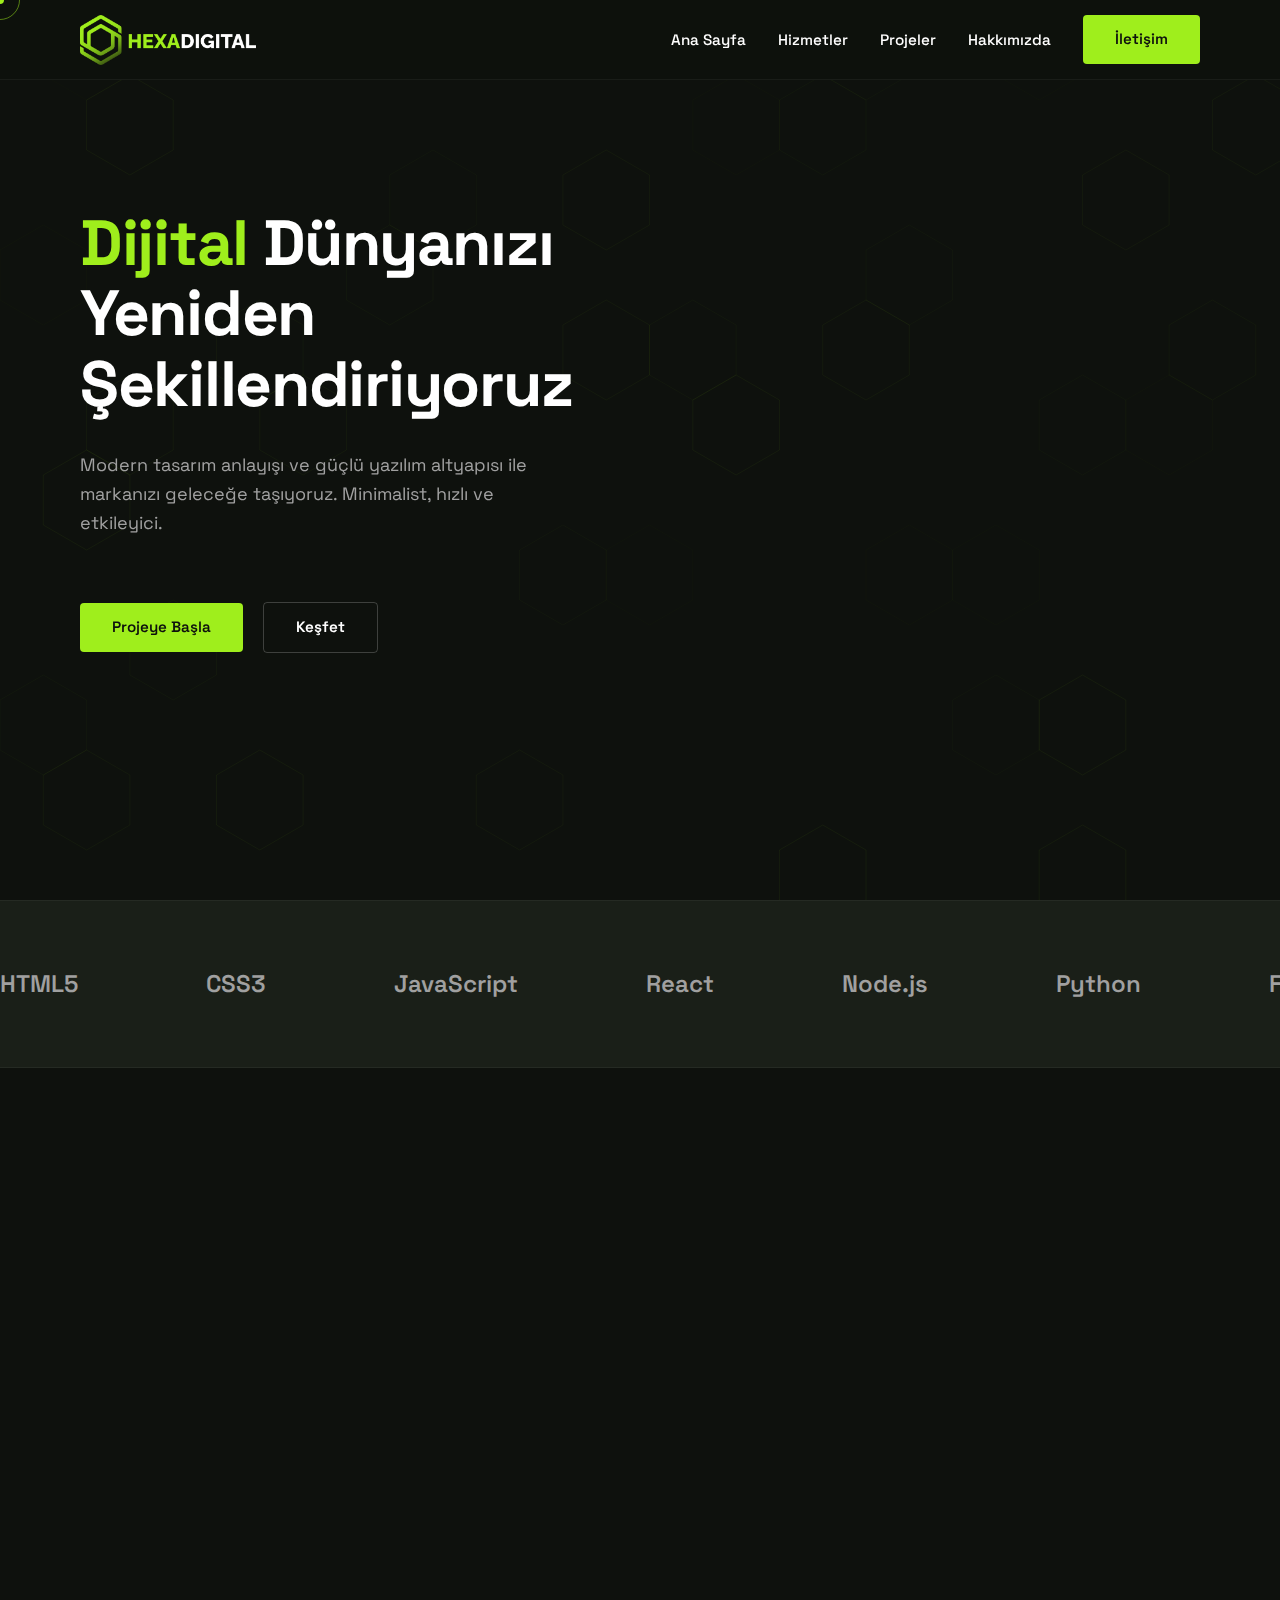
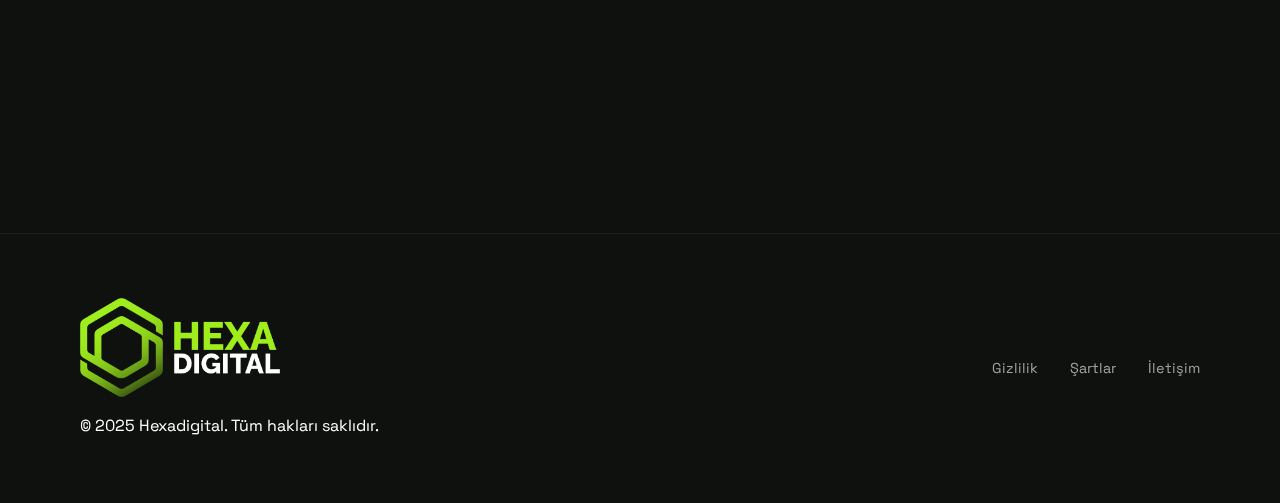
<file: index.html>
<!DOCTYPE html>
<html lang="tr">
<head>
    <meta charset="UTF-8">
    <meta name="viewport" content="width=device-width, initial-scale=1.0">
    <title>Hexadigital | Geleceği Tasarlıyoruz</title>
    <meta name="description" content="Hexadigital - Modern yazılım ve tasarım çözümleri.">
    
    <!-- Fonts -->
    <link rel="preconnect" href="https://fonts.googleapis.com">
    <link rel="preconnect" href="https://fonts.gstatic.com" crossorigin>
    <link href="https://fonts.googleapis.com/css2?family=Space+Grotesk:wght@300;400;500;600;700&display=swap" rel="stylesheet">
    
    <!-- Styles -->
    <link rel="stylesheet" href="css/variables.css">
    <link rel="stylesheet" href="css/reset.css">
    <link rel="stylesheet" href="css/layout.css">
    <link rel="stylesheet" href="css/components.css">
    <link rel="stylesheet" href="css/main.css">
</head>
<body>
    <!-- Preloader -->
    <div class="preloader">
        <div class="skeleton-header">
            <div class="skeleton-inner">
                <div class="skeleton-logo"></div>
                <div class="skeleton-nav">
                    <div class="skeleton-nav-item"></div>
                    <div class="skeleton-nav-item"></div>
                    <div class="skeleton-nav-item"></div>
                    <div class="skeleton-nav-item"></div>
                </div>
            </div>
        </div>
        <div class="skeleton-hero">
            <div class="skeleton-title"></div>
            <div class="skeleton-text"></div>
            <div class="skeleton-text" style="width: 30%"></div>
        </div>
    </div>

    <!-- Background Animation Layer -->
    <canvas id="hexa-bg"></canvas>

    <header class="header">
        <div class="container header__container">
            <a href="#" class="logo">
                <img src="assets/logohorizontal.png" alt="Hexadigital Logo">
            </a>
            <nav class="nav">
                <ul class="nav__list">
                    <li class="nav__item"><a href="index.html" class="nav__link">Ana Sayfa</a></li>
                    <li class="nav__item"><a href="services.html" class="nav__link">Hizmetler</a></li>
                    <li class="nav__item"><a href="projects.html" class="nav__link">Projeler</a></li>
                    <li class="nav__item"><a href="about.html" class="nav__link">Hakkımızda</a></li>
                    <li class="nav__item"><a href="contact.html" class="nav__link btn btn--primary">İletişim</a></li>
                </ul>
            </nav>
            <button class="mobile-menu-btn" aria-label="Menüyü Aç">
                <span></span>
                <span></span>
            </button>
        </div>
    </header>

    <main>
        <section id="home" class="hero">
            <div class="container hero__container">
                <div class="hero__content reveal">
                    <h1 class="hero__title">
                        <span class="text-highlight">Dijital</span> Dünyanızı<br>
                        Yeniden Şekillendiriyoruz
                    </h1>
                    <p class="hero__description">
                        Modern tasarım anlayışı ve güçlü yazılım altyapısı ile markanızı geleceğe taşıyoruz. Minimalist, hızlı ve etkileyici.
                    </p>
                    <div class="hero__actions">
                        <a href="contact.html" class="btn btn--primary">Projeye Başla</a>
                        <a href="services.html" class="btn btn--outline">Keşfet</a>
                    </div>
                </div>
            </div>
        </section>

        <!-- Tech Stack Marquee -->
        <div class="tech-stack">
            <div class="tech-track">
                <div class="tech-item">HTML5</div>
                <div class="tech-item">CSS3</div>
                <div class="tech-item">JavaScript</div>
                <div class="tech-item">React</div>
                <div class="tech-item">Node.js</div>
                <div class="tech-item">Python</div>
                <div class="tech-item">Flutter</div>
                <div class="tech-item">AWS</div>
                <div class="tech-item">Docker</div>
                <div class="tech-item">UI/UX</div>
                <!-- Duplicate for seamless loop -->
                <div class="tech-item">HTML5</div>
                <div class="tech-item">CSS3</div>
                <div class="tech-item">JavaScript</div>
                <div class="tech-item">React</div>
                <div class="tech-item">Node.js</div>
                <div class="tech-item">Python</div>
                <div class="tech-item">Flutter</div>
                <div class="tech-item">AWS</div>
                <div class="tech-item">Docker</div>
                <div class="tech-item">UI/UX</div>
            </div>
        </div>

        <section id="services" class="services">
            <div class="container">
                <div class="section-header reveal">
                    <h2 class="section-title">Neler Yapıyoruz?</h2>
                    <p class="section-subtitle">Sizin için geliştirdiğimiz yenilikçi çözümler.</p>
                </div>
                <div class="grid services__grid">
                    <article class="card service-card reveal reveal-delay-1">
                        <div class="card__icon">
                            <!-- Icon placeholder -->
                            <svg width="24" height="24" viewBox="0 0 24 24" fill="none" stroke="currentColor" stroke-width="2"><path d="M12 2L2 7l10 5 10-5-10-5zM2 17l10 5 10-5M2 12l10 5 10-5"/></svg>
                        </div>
                        <h3 class="card__title">Web Tasarım & UI/UX</h3>
                        <p class="card__text">Kullanıcı deneyimini merkeze alan, estetik ve fonksiyonel arayüzler.</p>
                    </article>
                    <article class="card service-card reveal reveal-delay-2">
                        <div class="card__icon">
                            <svg width="24" height="24" viewBox="0 0 24 24" fill="none" stroke="currentColor" stroke-width="2"><polyline points="16 18 22 12 16 6"></polyline><polyline points="8 6 2 12 8 18"></polyline></svg>
                        </div>
                        <h3 class="card__title">Yazılım Geliştirme</h3>
                        <p class="card__text">Ölçeklenebilir, güvenli ve performanslı özel yazılım çözümleri.</p>
                    </article>
                    <article class="card service-card reveal reveal-delay-3">
                        <div class="card__icon">
                            <svg width="24" height="24" viewBox="0 0 24 24" fill="none" stroke="currentColor" stroke-width="2"><path d="M21 16V8a2 2 0 0 0-1-1.73l-7-4a2 2 0 0 0-2 0l-7 4A2 2 0 0 0 3 8v8a2 2 0 0 0 1 1.73l7 4a2 2 0 0 0 2 0l7-4A2 2 0 0 0 21 16z"></path></svg>
                        </div>
                        <h3 class="card__title">Marka Kimliği</h3>
                        <p class="card__text">Dijital dünyada iz bırakan, güçlü ve tutarlı marka stratejileri.</p>
                    </article>
                </div>
            </div>
        </section>
    </main>

    <footer class="footer">
        <div class="container footer__container">
            <div class="footer__brand">
                <img src="assets/logo.png" alt="Hexadigital" class="footer__logo">
                <p>&copy; 2025 Hexadigital. Tüm hakları saklıdır.</p>
            </div>
            <div class="footer__links">
                <a href="#">Gizlilik</a>
                <a href="#">Şartlar</a>
                <a href="#">İletişim</a>
            </div>
        </div>
    </footer>

    <script type="module" src="js/main.js"></script>
</body>
</html>
</file>
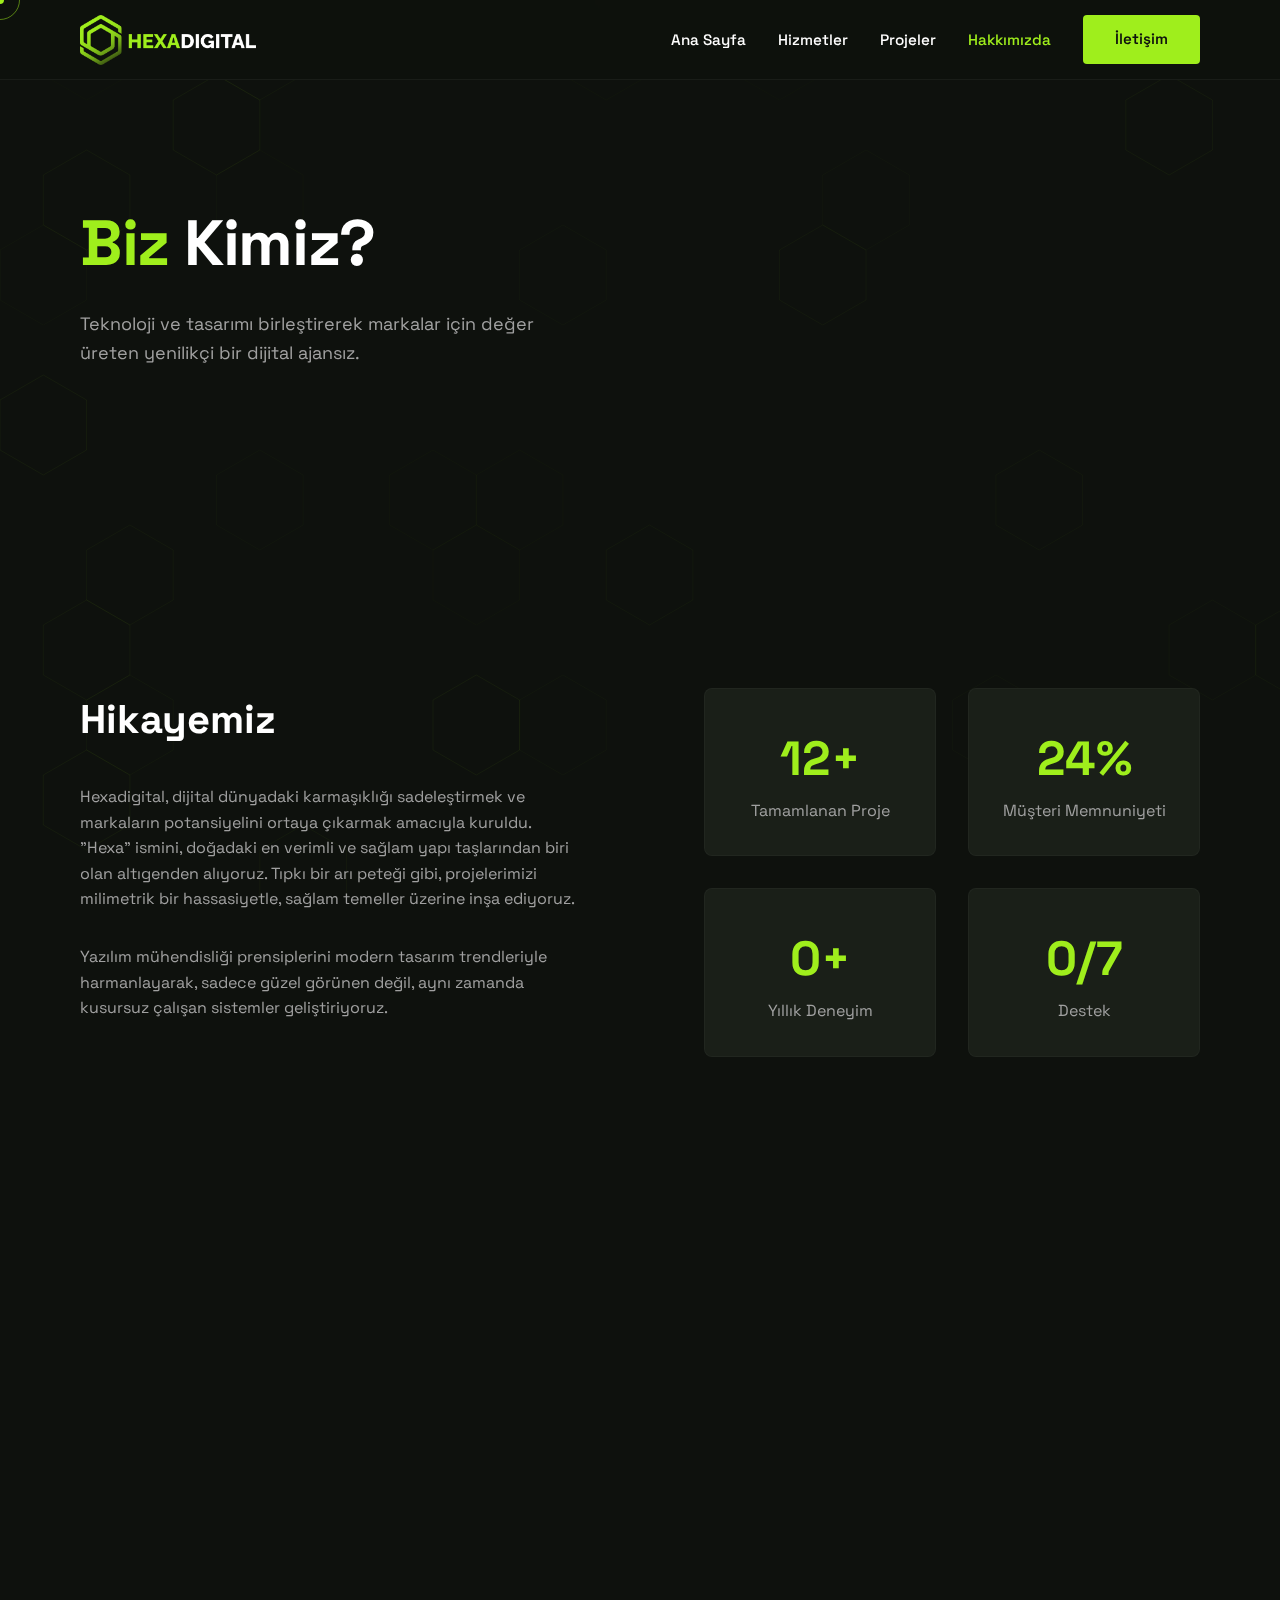
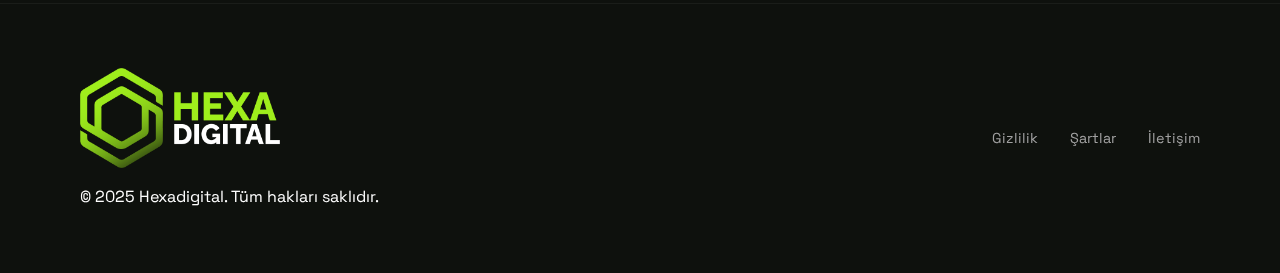
<file: about.html>
<!DOCTYPE html>
<html lang="tr">
<head>
    <meta charset="UTF-8">
    <meta name="viewport" content="width=device-width, initial-scale=1.0">
    <title>Hakkımızda | Hexadigital</title>
    <meta name="description" content="Hexadigital hakkında: Vizyonumuz, misyonumuz ve ekibimiz.">
    
    <!-- Fonts -->
    <link rel="preconnect" href="https://fonts.googleapis.com">
    <link rel="preconnect" href="https://fonts.gstatic.com" crossorigin>
    <link href="https://fonts.googleapis.com/css2?family=Space+Grotesk:wght@300;400;500;600;700&display=swap" rel="stylesheet">
    
    <!-- Styles -->
    <link rel="stylesheet" href="css/variables.css">
    <link rel="stylesheet" href="css/reset.css">
    <link rel="stylesheet" href="css/layout.css">
    <link rel="stylesheet" href="css/components.css">
    <link rel="stylesheet" href="css/main.css">
</head>
<body>
    <!-- Preloader -->
    <div class="preloader">
        <div class="skeleton-header">
            <div class="skeleton-inner">
                <div class="skeleton-logo"></div>
                <div class="skeleton-nav">
                    <div class="skeleton-nav-item"></div>
                    <div class="skeleton-nav-item"></div>
                    <div class="skeleton-nav-item"></div>
                    <div class="skeleton-nav-item"></div>
                </div>
            </div>
        </div>
        <div class="skeleton-hero">
            <div class="skeleton-title"></div>
            <div class="skeleton-text"></div>
            <div class="skeleton-text" style="width: 30%"></div>
        </div>
    </div>

    <canvas id="hexa-bg"></canvas>

    <header class="header">
        <div class="container header__container">
            <a href="index.html" class="logo">
                <img src="assets/logohorizontal.png" alt="Hexadigital Logo">
            </a>
            <nav class="nav">
                <ul class="nav__list">
                    <li class="nav__item"><a href="index.html" class="nav__link">Ana Sayfa</a></li>
                    <li class="nav__item"><a href="services.html" class="nav__link">Hizmetler</a></li>
                    <li class="nav__item"><a href="projects.html" class="nav__link">Projeler</a></li>
                    <li class="nav__item"><a href="about.html" class="nav__link" style="color: var(--color-primary);">Hakkımızda</a></li>
                    <li class="nav__item"><a href="contact.html" class="nav__link btn btn--primary">İletişim</a></li>
                </ul>
            </nav>
            <button class="mobile-menu-btn" aria-label="Menüyü Aç">
                <span></span>
                <span></span>
            </button>
        </div>
    </header>

    <main>
        <section class="hero" style="min-height: 50vh;">
            <div class="container hero__container">
                <div class="hero__content reveal">
                    <h1 class="hero__title"><span class="text-highlight">Biz</span> Kimiz?</h1>
                    <p class="hero__description">
                        Teknoloji ve tasarımı birleştirerek markalar için değer üreten yenilikçi bir dijital ajansız.
                    </p>
                </div>
            </div>
        </section>

        <section class="about-content" style="padding-bottom: var(--spacing-xl);">
            <div class="container">
                <div class="grid" style="grid-template-columns: repeat(auto-fit, minmax(400px, 1fr)); gap: var(--spacing-xl);">
                    
                    <div class="about-text reveal reveal-delay-1">
                        <h2 class="section-title mb-2">Hikayemiz</h2>
                        <p class="mb-2" style="color: var(--color-text-muted);">
                            Hexadigital, dijital dünyadaki karmaşıklığı sadeleştirmek ve markaların potansiyelini ortaya çıkarmak amacıyla kuruldu. "Hexa" ismini, doğadaki en verimli ve sağlam yapı taşlarından biri olan altıgenden alıyoruz. Tıpkı bir arı peteği gibi, projelerimizi milimetrik bir hassasiyetle, sağlam temeller üzerine inşa ediyoruz.
                        </p>
                        <p style="color: var(--color-text-muted);">
                            Yazılım mühendisliği prensiplerini modern tasarım trendleriyle harmanlayarak, sadece güzel görünen değil, aynı zamanda kusursuz çalışan sistemler geliştiriyoruz.
                        </p>
                    </div>

                    <div class="about-stats grid reveal reveal-delay-2" style="grid-template-columns: 1fr 1fr; gap: var(--spacing-md);">
                        <div class="card text-center">
                            <h3 class="counter" data-target="50" data-suffix="+" style="font-size: 3rem; color: var(--color-primary); font-weight: 700;">0+</h3>
                            <p style="color: var(--color-text-muted);">Tamamlanan Proje</p>
                        </div>
                        <div class="card text-center">
                            <h3 class="counter" data-target="100" data-suffix="%" style="font-size: 3rem; color: var(--color-primary); font-weight: 700;">0%</h3>
                            <p style="color: var(--color-text-muted);">Müşteri Memnuniyeti</p>
                        </div>
                        <div class="card text-center">
                            <h3 class="counter" data-target="5" data-suffix="+" style="font-size: 3rem; color: var(--color-primary); font-weight: 700;">0+</h3>
                            <p style="color: var(--color-text-muted);">Yıllık Deneyim</p>
                        </div>
                        <div class="card text-center">
                            <h3 class="counter" data-target="24" data-suffix="/7" style="font-size: 3rem; color: var(--color-primary); font-weight: 700;">0/7</h3>
                            <p style="color: var(--color-text-muted);">Destek</p>
                        </div>
                    </div>

                </div>

                <div class="grid" style="margin-top: var(--spacing-xl); grid-template-columns: 1fr 1fr; gap: var(--spacing-lg);">
                    <div class="card reveal reveal-delay-1">
                        <h3 class="card__title mb-1">Vizyonumuz</h3>
                        <p class="card__text">
                            Global ölçekte tanınan, teknolojiyi insan faydasına en iyi şekilde sunan öncü bir dijital ajans olmak.
                        </p>
                    </div>
                    <div class="card reveal reveal-delay-2">
                        <h3 class="card__title mb-1">Misyonumuz</h3>
                        <p class="card__text">
                            Müşterilerimizin dijital dönüşüm süreçlerine liderlik etmek, sürdürülebilir ve yenilikçi çözümlerle işlerine değer katmak.
                        </p>
                    </div>
                </div>
            </div>
        </section>
    </main>

    <footer class="footer">
        <div class="container footer__container">
            <div class="footer__brand">
                <img src="assets/logo.png" alt="Hexadigital" class="footer__logo">
                <p>&copy; 2025 Hexadigital. Tüm hakları saklıdır.</p>
            </div>
            <div class="footer__links">
                <a href="#">Gizlilik</a>
                <a href="#">Şartlar</a>
                <a href="contact.html">İletişim</a>
            </div>
        </div>
    </footer>

    <script type="module" src="js/main.js"></script>
</body>
</html>
</file>
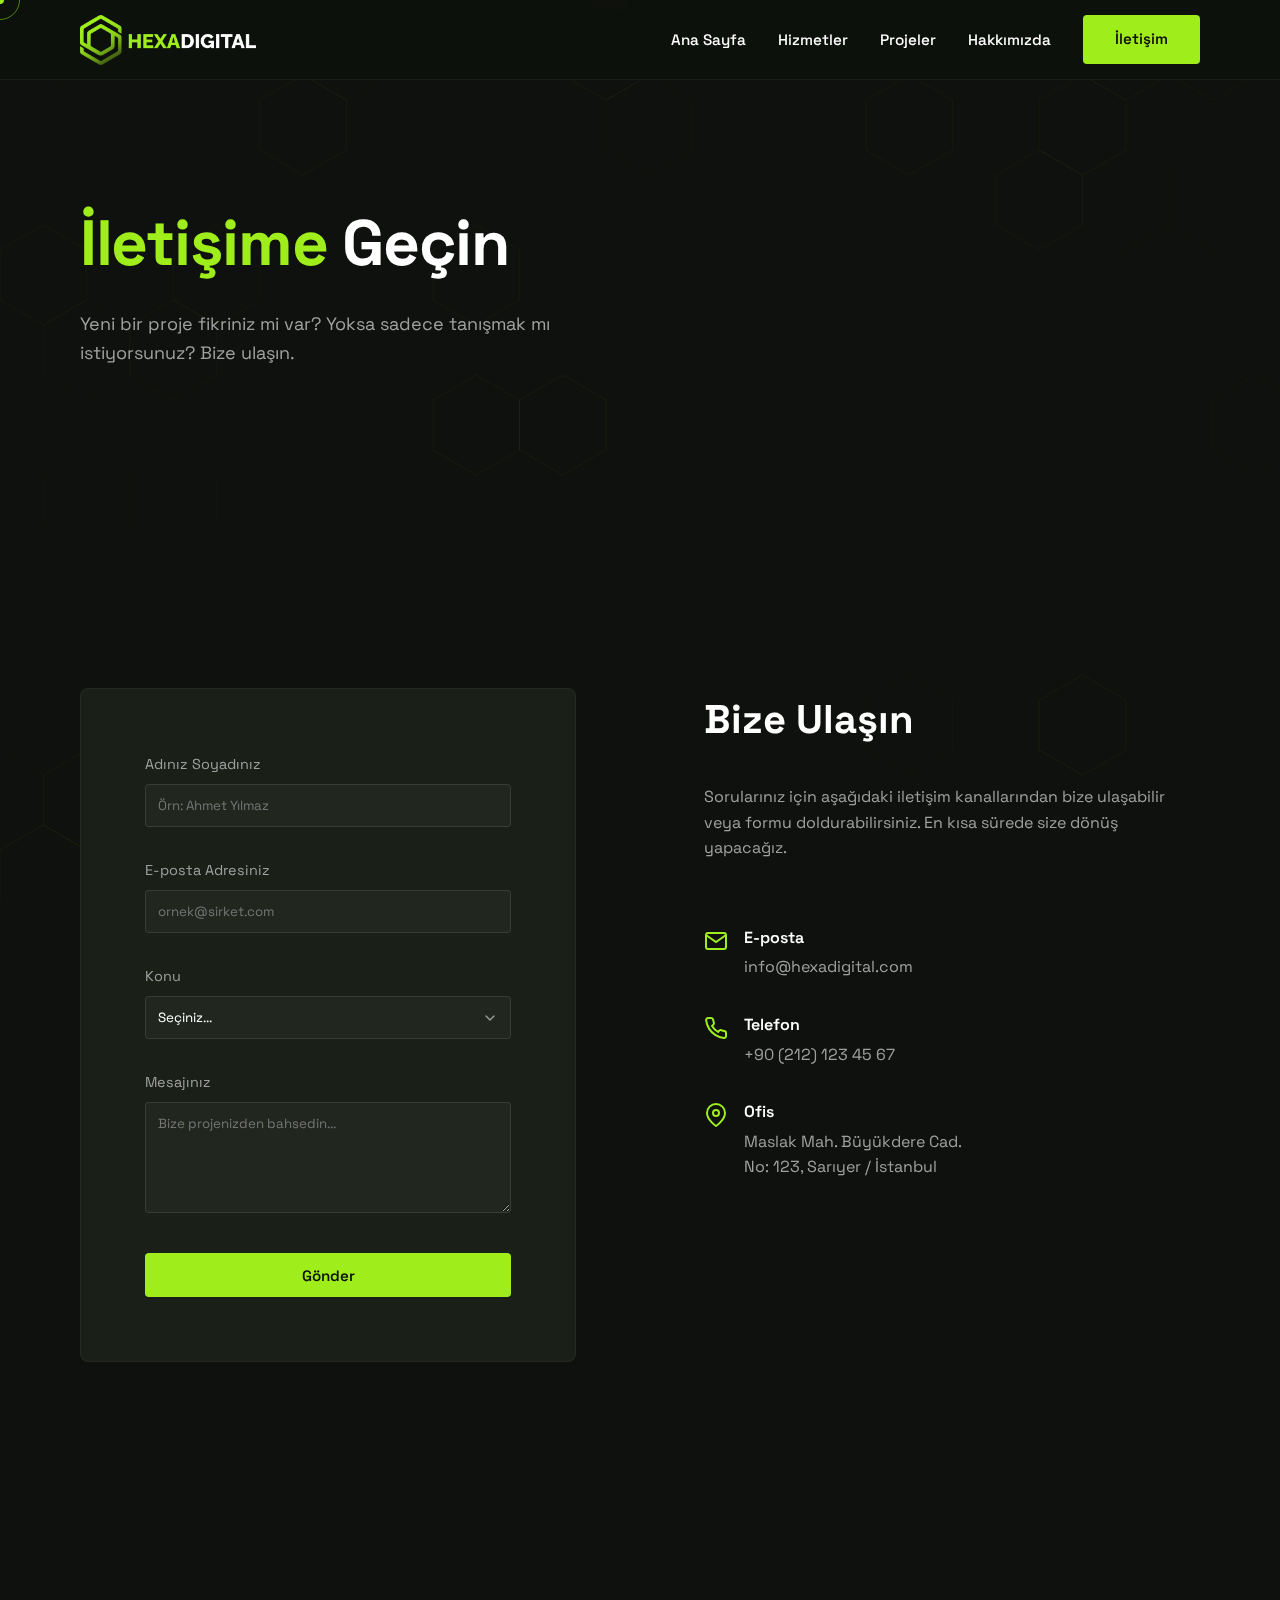
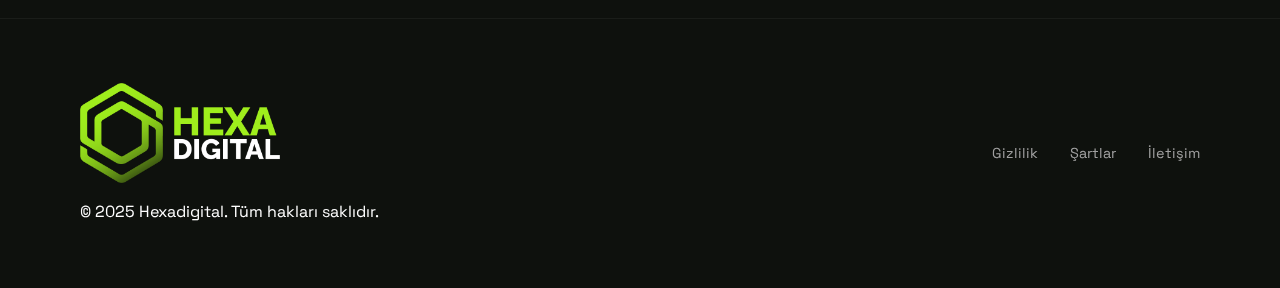
<file: contact.html>
<!DOCTYPE html>
<html lang="tr">
<head>
    <meta charset="UTF-8">
    <meta name="viewport" content="width=device-width, initial-scale=1.0">
    <title>İletişim | Hexadigital</title>
    <meta name="description" content="Hexadigital ile iletişime geçin. Projenizi hayata geçirelim.">
    
    <!-- Fonts -->
    <link rel="preconnect" href="https://fonts.googleapis.com">
    <link rel="preconnect" href="https://fonts.gstatic.com" crossorigin>
    <link href="https://fonts.googleapis.com/css2?family=Space+Grotesk:wght@300;400;500;600;700&display=swap" rel="stylesheet">
    
    <!-- Styles -->
    <link rel="stylesheet" href="css/variables.css">
    <link rel="stylesheet" href="css/reset.css">
    <link rel="stylesheet" href="css/layout.css">
    <link rel="stylesheet" href="css/components.css">
    <link rel="stylesheet" href="css/main.css">
    <style>
        .contact-form {
            background: var(--color-bg-light);
            padding: var(--spacing-lg);
            border-radius: 8px;
            border: 1px solid rgba(255,255,255,0.05);
        }

        .form-group {
            margin-bottom: var(--spacing-md);
        }

        .form-label {
            display: block;
            margin-bottom: var(--spacing-xs);
            color: var(--color-text-muted);
            font-size: 0.9rem;
        }

        .form-input, .form-textarea {
            width: 100%;
            padding: 12px;
            background: rgba(255,255,255,0.03);
            border: 1px solid rgba(255,255,255,0.1);
            border-radius: 4px;
            color: var(--color-text);
            font-family: var(--font-main);
            transition: border-color var(--transition-fast);
        }

        .form-input:focus, .form-textarea:focus {
            outline: none;
            border-color: var(--color-primary);
        }

        /* Custom Select Styles */
        select.form-input {
            appearance: none;
            -webkit-appearance: none;
            -moz-appearance: none;
            background-image: url("data:image/svg+xml,%3Csvg xmlns='http://www.w3.org/2000/svg' width='24' height='24' viewBox='0 0 24 24' fill='none' stroke='%23a0a0a0' stroke-width='2' stroke-linecap='round' stroke-linejoin='round'%3E%3Cpolyline points='6 9 12 15 18 9'%3E%3C/polyline%3E%3C/svg%3E");
            background-repeat: no-repeat;
            background-position: right 12px center;
            background-size: 16px;
            cursor: pointer;
            color-scheme: dark; /* Forces dark system UI for dropdown */
        }

        select.form-input option {
            background-color: var(--color-bg-light);
            color: var(--color-text);
            padding: 12px;
        }

        .contact-info-item {
            display: flex;
            align-items: flex-start;
            gap: var(--spacing-sm);
            margin-bottom: var(--spacing-md);
        }

        .contact-icon {
            color: var(--color-primary);
            margin-top: 4px;
        }
    </style>
</head>
<body>
    <!-- Preloader -->
    <div class="preloader">
        <div class="skeleton-header">
            <div class="skeleton-inner">
                <div class="skeleton-logo"></div>
                <div class="skeleton-nav">
                    <div class="skeleton-nav-item"></div>
                    <div class="skeleton-nav-item"></div>
                    <div class="skeleton-nav-item"></div>
                    <div class="skeleton-nav-item"></div>
                </div>
            </div>
        </div>
        <div class="skeleton-hero">
            <div class="skeleton-title"></div>
            <div class="skeleton-text"></div>
            <div class="skeleton-text" style="width: 30%"></div>
        </div>
    </div>

    <canvas id="hexa-bg"></canvas>

    <header class="header">
        <div class="container header__container">
            <a href="index.html" class="logo">
                <img src="assets/logohorizontal.png" alt="Hexadigital Logo">
            </a>
            <nav class="nav">
                <ul class="nav__list">
                    <li class="nav__item"><a href="index.html" class="nav__link">Ana Sayfa</a></li>
                    <li class="nav__item"><a href="services.html" class="nav__link">Hizmetler</a></li>
                    <li class="nav__item"><a href="projects.html" class="nav__link">Projeler</a></li>
                    <li class="nav__item"><a href="about.html" class="nav__link">Hakkımızda</a></li>
                    <li class="nav__item"><a href="contact.html" class="nav__link btn btn--primary">İletişim</a></li>
                </ul>
            </nav>
            <button class="mobile-menu-btn" aria-label="Menüyü Aç">
                <span></span>
                <span></span>
            </button>
        </div>
    </header>

    <main>
        <section class="hero" style="min-height: 40vh;">
            <div class="container hero__container">
                <div class="hero__content reveal">
                    <h1 class="hero__title"><span class="text-highlight">İletişime</span> Geçin</h1>
                    <p class="hero__description">
                        Yeni bir proje fikriniz mi var? Yoksa sadece tanışmak mı istiyorsunuz? Bize ulaşın.
                    </p>
                </div>
            </div>
        </section>

        <section class="contact" style="padding-bottom: var(--spacing-xl);">
            <div class="container">
                <div class="grid" style="grid-template-columns: repeat(auto-fit, minmax(350px, 1fr)); gap: var(--spacing-xl);">
                    
                    <!-- Contact Form -->
                    <div class="contact-form-wrapper reveal reveal-delay-1">
                        <form class="contact-form">
                            <div class="form-group">
                                <label for="name" class="form-label">Adınız Soyadınız</label>
                                <input type="text" id="name" class="form-input" placeholder="Örn: Ahmet Yılmaz">
                            </div>
                            <div class="form-group">
                                <label for="email" class="form-label">E-posta Adresiniz</label>
                                <input type="email" id="email" class="form-input" placeholder="ornek@sirket.com">
                            </div>
                            <div class="form-group">
                                <label for="subject" class="form-label">Konu</label>
                                <select id="subject" class="form-input">
                                    <option value="">Seçiniz...</option>
                                    <option value="project">Yeni Proje</option>
                                    <option value="job">Kariyer</option>
                                    <option value="other">Diğer</option>
                                </select>
                            </div>
                            <div class="form-group">
                                <label for="message" class="form-label">Mesajınız</label>
                                <textarea id="message" class="form-textarea" rows="5" placeholder="Bize projenizden bahsedin..."></textarea>
                            </div>
                            <button type="submit" class="btn btn--primary" style="width: 100%;">Gönder</button>
                        </form>
                    </div>

                    <!-- Contact Info -->
                    <div class="contact-info reveal reveal-delay-2">
                        <h2 class="section-title mb-2">Bize Ulaşın</h2>
                        <p class="mb-3" style="color: var(--color-text-muted);">
                            Sorularınız için aşağıdaki iletişim kanallarından bize ulaşabilir veya formu doldurabilirsiniz. En kısa sürede size dönüş yapacağız.
                        </p>

                        <div class="contact-info-item">
                            <div class="contact-icon">
                                <svg width="24" height="24" viewBox="0 0 24 24" fill="none" stroke="currentColor" stroke-width="2"><path d="M4 4h16c1.1 0 2 .9 2 2v12c0 1.1-.9 2-2 2H4c-1.1 0-2-.9-2-2V6c0-1.1.9-2 2-2z"></path><polyline points="22,6 12,13 2,6"></polyline></svg>
                            </div>
                            <div>
                                <h4 style="font-weight: 600; margin-bottom: 4px;">E-posta</h4>
                                <a href="mailto:info@hexadigital.com" style="color: var(--color-text-muted);">info@hexadigital.com</a>
                            </div>
                        </div>

                        <div class="contact-info-item">
                            <div class="contact-icon">
                                <svg width="24" height="24" viewBox="0 0 24 24" fill="none" stroke="currentColor" stroke-width="2"><path d="M22 16.92v3a2 2 0 0 1-2.18 2 19.79 19.79 0 0 1-8.63-3.07 19.5 19.5 0 0 1-6-6 19.79 19.79 0 0 1-3.07-8.67A2 2 0 0 1 4.12 2h3a2 2 0 0 1 2 1.72 12.84 12.84 0 0 0 .7 2.81 2 2 0 0 1-.45 2.11L8.09 9.91a16 16 0 0 0 6 6l1.27-1.27a2 2 0 0 1 2.11-.45 12.84 12.84 0 0 0 2.81.7A2 2 0 0 1 22 16.92z"></path></svg>
                            </div>
                            <div>
                                <h4 style="font-weight: 600; margin-bottom: 4px;">Telefon</h4>
                                <a href="tel:+902121234567" style="color: var(--color-text-muted);">+90 (212) 123 45 67</a>
                            </div>
                        </div>

                        <div class="contact-info-item">
                            <div class="contact-icon">
                                <svg width="24" height="24" viewBox="0 0 24 24" fill="none" stroke="currentColor" stroke-width="2"><path d="M21 10c0 7-9 13-9 13s-9-6-9-13a9 9 0 0 1 18 0z"></path><circle cx="12" cy="10" r="3"></circle></svg>
                            </div>
                            <div>
                                <h4 style="font-weight: 600; margin-bottom: 4px;">Ofis</h4>
                                <p style="color: var(--color-text-muted);">
                                    Maslak Mah. Büyükdere Cad.<br>
                                    No: 123, Sarıyer / İstanbul
                                </p>
                            </div>
                        </div>

                    </div>

                </div>
            </div>
        </section>
    </main>

    <footer class="footer">
        <div class="container footer__container">
            <div class="footer__brand">
                <img src="assets/logo.png" alt="Hexadigital" class="footer__logo">
                <p>&copy; 2025 Hexadigital. Tüm hakları saklıdır.</p>
            </div>
            <div class="footer__links">
                <a href="#">Gizlilik</a>
                <a href="#">Şartlar</a>
                <a href="contact.html">İletişim</a>
            </div>
        </div>
    </footer>

    <script type="module" src="js/main.js"></script>
</body>
</html>
</file>
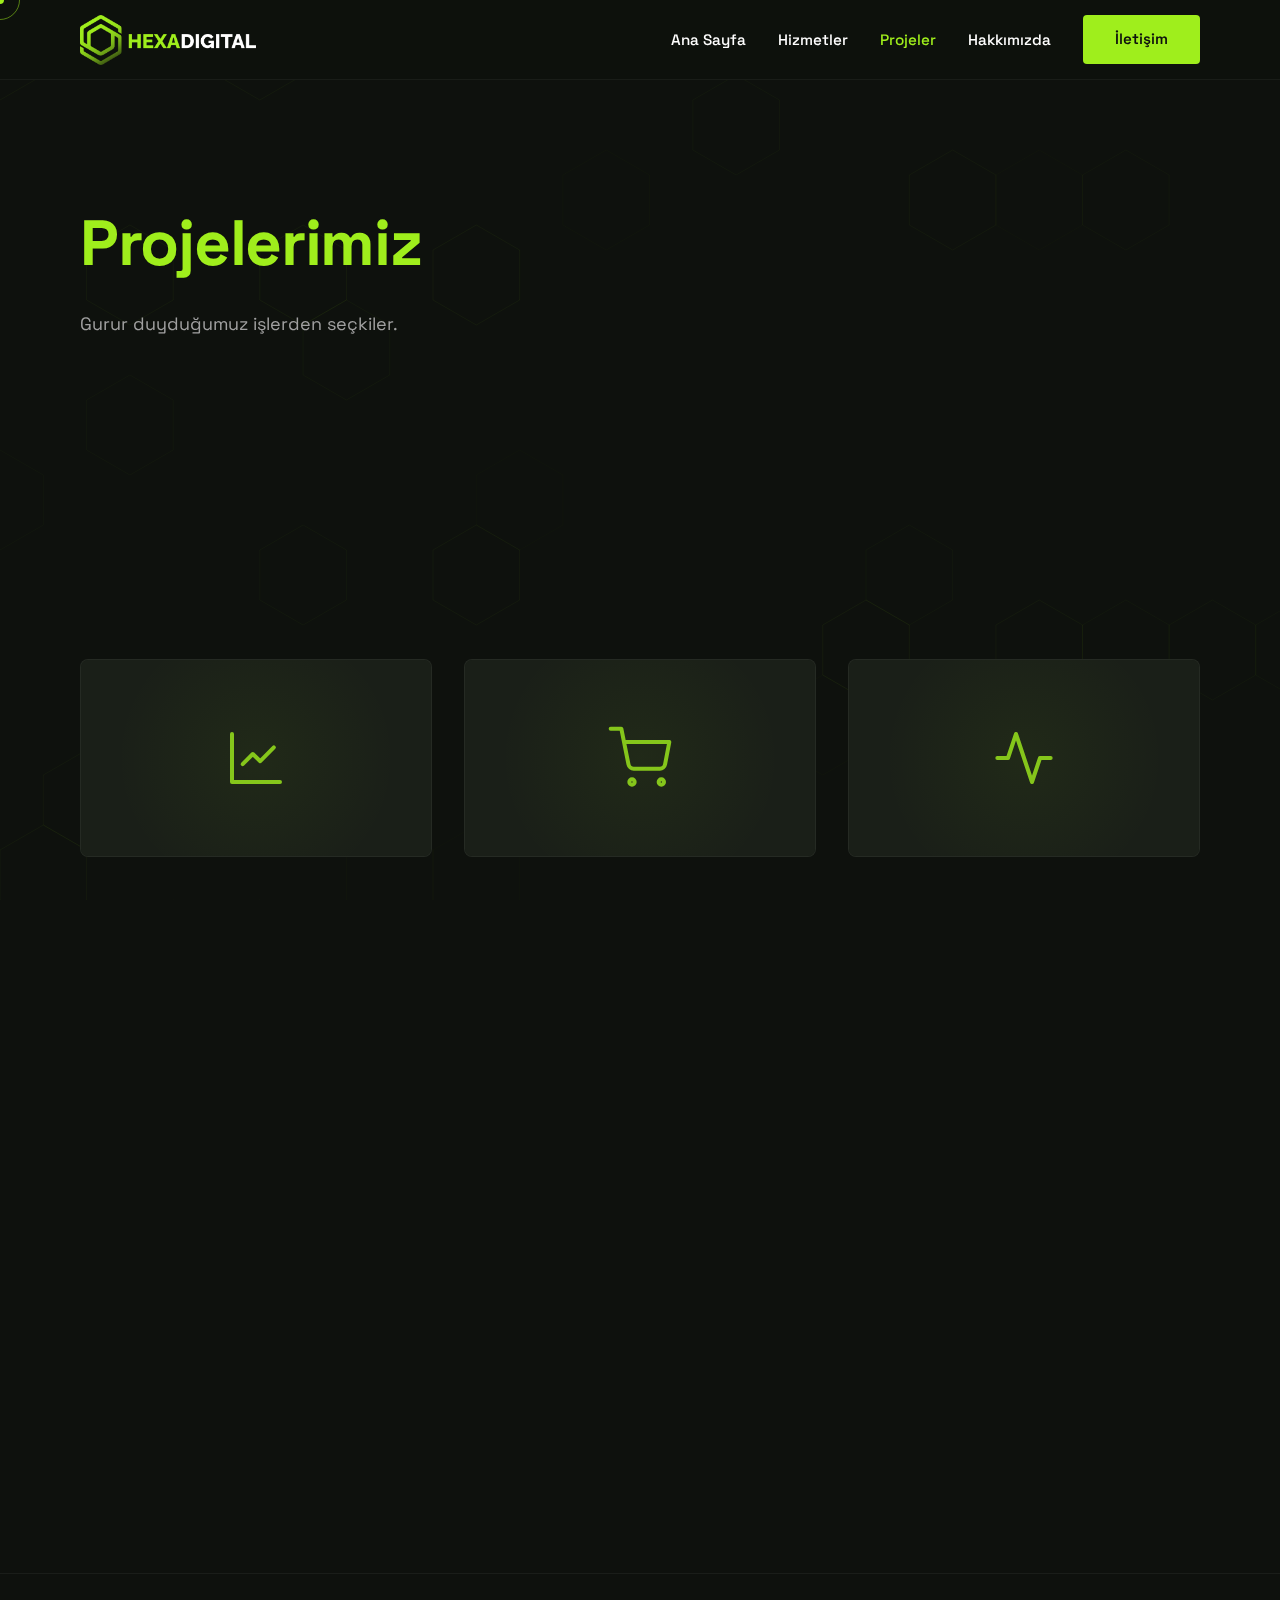
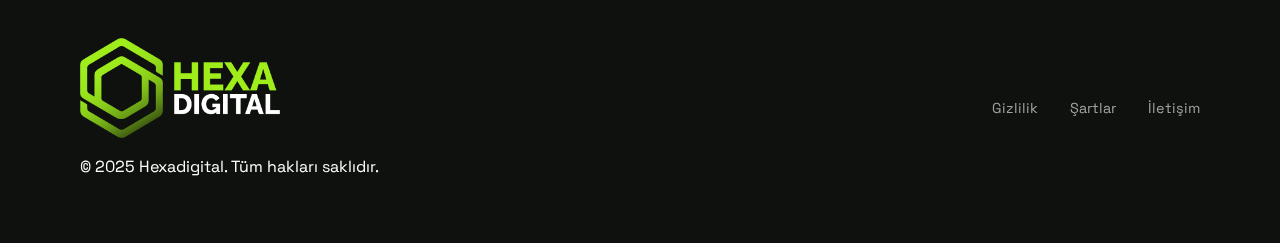
<file: projects.html>
<!DOCTYPE html>
<html lang="tr">
<head>
    <meta charset="UTF-8">
    <meta name="viewport" content="width=device-width, initial-scale=1.0">
    <title>Projelerimiz | Hexadigital</title>
    <meta name="description" content="Hexadigital tarafından geliştirilen web ve mobil projeler.">
    
    <!-- Fonts -->
    <link rel="preconnect" href="https://fonts.googleapis.com">
    <link rel="preconnect" href="https://fonts.gstatic.com" crossorigin>
    <link href="https://fonts.googleapis.com/css2?family=Space+Grotesk:wght@300;400;500;600;700&display=swap" rel="stylesheet">
    
    <!-- Styles -->
    <link rel="stylesheet" href="css/variables.css">
    <link rel="stylesheet" href="css/reset.css">
    <link rel="stylesheet" href="css/layout.css">
    <link rel="stylesheet" href="css/components.css">
    <link rel="stylesheet" href="css/main.css">
    <style>
        .project-card {
            position: relative;
            overflow: hidden;
            border-radius: 8px;
            aspect-ratio: 16/9;
            background: var(--color-bg-light);
            border: 1px solid rgba(255,255,255,0.05);
            group: project;
        }
        
        .project-overlay {
            position: absolute;
            top: 0;
            left: 0;
            width: 100%;
            height: 100%;
            background: rgba(14, 17, 13, 0.9);
            display: flex;
            flex-direction: column;
            justify-content: center;
            align-items: center;
            opacity: 0;
            transition: opacity var(--transition-normal);
            padding: var(--spacing-md);
            text-align: center;
        }

        .project-card:hover .project-overlay {
            opacity: 1;
        }

        .project-image {
            width: 100%;
            height: 100%;
            object-fit: cover;
            transition: transform 0.5s ease;
        }

        .project-icon-wrapper {
            width: 100%;
            height: 100%;
            display: flex;
            align-items: center;
            justify-content: center;
            background: var(--color-bg-light);
            background-image: radial-gradient(circle at center, rgba(159, 238, 28, 0.05) 0%, transparent 70%);
        }

        .project-icon-wrapper svg {
            width: 64px;
            height: 64px;
            stroke: var(--color-primary);
            stroke-width: 1.5;
            fill: none;
            opacity: 0.8;
            transition: transform 0.5s ease;
        }

        .project-card:hover .project-image,
        .project-card:hover .project-icon-wrapper svg {
            transform: scale(1.1);
        }
    </style>
</head>
<body>
    <!-- Preloader -->
    <div class="preloader">
        <div class="skeleton-header">
            <div class="skeleton-inner">
                <div class="skeleton-logo"></div>
                <div class="skeleton-nav">
                    <div class="skeleton-nav-item"></div>
                    <div class="skeleton-nav-item"></div>
                    <div class="skeleton-nav-item"></div>
                    <div class="skeleton-nav-item"></div>
                </div>
            </div>
        </div>
        <div class="skeleton-hero">
            <div class="skeleton-title"></div>
            <div class="skeleton-text"></div>
            <div class="skeleton-text" style="width: 30%"></div>
        </div>
    </div>

    <canvas id="hexa-bg"></canvas>

    <header class="header">
        <div class="container header__container">
            <a href="index.html" class="logo">
                <img src="assets/logohorizontal.png" alt="Hexadigital Logo">
            </a>
            <nav class="nav">
                <ul class="nav__list">
                    <li class="nav__item"><a href="index.html" class="nav__link">Ana Sayfa</a></li>
                    <li class="nav__item"><a href="services.html" class="nav__link">Hizmetler</a></li>
                    <li class="nav__item"><a href="projects.html" class="nav__link" style="color: var(--color-primary);">Projeler</a></li>
                    <li class="nav__item"><a href="about.html" class="nav__link">Hakkımızda</a></li>
                    <li class="nav__item"><a href="contact.html" class="nav__link btn btn--primary">İletişim</a></li>
                </ul>
            </nav>
            <button class="mobile-menu-btn" aria-label="Menüyü Aç">
                <span></span>
                <span></span>
            </button>
        </div>
    </header>

    <main>
        <section class="hero" style="min-height: 40vh;">
            <div class="container hero__container">
                <div class="hero__content reveal">
                    <h1 class="hero__title"><span class="text-highlight">Projelerimiz</span></h1>
                    <p class="hero__description">
                        Gurur duyduğumuz işlerden seçkiler.
                    </p>
                </div>
            </div>
        </section>

        <section class="projects" style="padding-bottom: var(--spacing-xl);">
            <div class="container">
                <div class="grid" style="grid-template-columns: repeat(auto-fill, minmax(350px, 1fr)); gap: var(--spacing-md);">
                    
                    <!-- Project 1 -->
                    <article class="project-card reveal reveal-delay-1">
                        <div class="project-icon-wrapper">
                            <svg viewBox="0 0 24 24" stroke-linecap="round" stroke-linejoin="round"><path d="M3 3v18h18"/><path d="M18.7 8l-5.1 5.2-2.8-2.7L7 14.3"/></svg>
                        </div>
                        <div class="project-overlay">
                            <h3 class="card__title">FinTech Dashboard</h3>
                            <p class="card__text mb-2">Finansal veri analizi ve raporlama arayüzü.</p>
                            <span style="color: var(--color-primary); font-size: 0.8rem; border: 1px solid var(--color-primary); padding: 4px 8px; border-radius: 4px;">UI/UX Design</span>
                        </div>
                    </article>

                    <!-- Project 2 -->
                    <article class="project-card reveal reveal-delay-2">
                        <div class="project-icon-wrapper">
                            <svg viewBox="0 0 24 24" stroke-linecap="round" stroke-linejoin="round"><circle cx="9" cy="21" r="1"/><circle cx="20" cy="21" r="1"/><path d="M1 1h4l2.68 13.39a2 2 0 0 0 2 1.61h9.72a2 2 0 0 0 2-1.61L23 6H6"/></svg>
                        </div>
                        <div class="project-overlay">
                            <h3 class="card__title">E-Ticaret Platformu</h3>
                            <p class="card__text mb-2">Modern giyim markası için özel e-ticaret altyapısı.</p>
                            <span style="color: var(--color-primary); font-size: 0.8rem; border: 1px solid var(--color-primary); padding: 4px 8px; border-radius: 4px;">Web Development</span>
                        </div>
                    </article>

                    <!-- Project 3 -->
                    <article class="project-card reveal reveal-delay-3">
                        <div class="project-icon-wrapper">
                            <svg viewBox="0 0 24 24" stroke-linecap="round" stroke-linejoin="round"><path d="M22 12h-4l-3 9L9 3l-3 9H2"/></svg>
                        </div>
                        <div class="project-overlay">
                            <h3 class="card__title">Sağlık Uygulaması</h3>
                            <p class="card__text mb-2">Hasta takibi ve randevu sistemi mobil uygulaması.</p>
                            <span style="color: var(--color-primary); font-size: 0.8rem; border: 1px solid var(--color-primary); padding: 4px 8px; border-radius: 4px;">Mobile App</span>
                        </div>
                    </article>

                     <!-- Project 4 -->
                     <article class="project-card reveal reveal-delay-1">
                        <div class="project-icon-wrapper">
                            <svg viewBox="0 0 24 24" stroke-linecap="round" stroke-linejoin="round"><rect x="2" y="7" width="20" height="14" rx="2" ry="2"/><path d="M16 21V5a2 2 0 0 0-2-2h-4a2 2 0 0 0-2 2v16"/></svg>
                        </div>
                        <div class="project-overlay">
                            <h3 class="card__title">Kurumsal Kimlik</h3>
                            <p class="card__text mb-2">Teknoloji girişimi için logo ve marka rehberi.</p>
                            <span style="color: var(--color-primary); font-size: 0.8rem; border: 1px solid var(--color-primary); padding: 4px 8px; border-radius: 4px;">Branding</span>
                        </div>
                    </article>

                    <!-- Project 5 -->
                    <article class="project-card reveal reveal-delay-2">
                        <div class="project-icon-wrapper">
                            <svg viewBox="0 0 24 24" stroke-linecap="round" stroke-linejoin="round"><rect x="2" y="6" width="20" height="12" rx="2"/><path d="M6 12h4"/><path d="M8 10v4"/><path d="M15 13h.01"/><path d="M18 11h.01"/></svg>
                        </div>
                        <div class="project-overlay">
                            <h3 class="card__title">Mobil Oyun Geliştirme</h3>
                            <p class="card__text mb-2">iOS ve Android için bağımlılık yapan hyper-casual oyun.</p>
                            <span style="color: var(--color-primary); font-size: 0.8rem; border: 1px solid var(--color-primary); padding: 4px 8px; border-radius: 4px;">Game Dev</span>
                        </div>
                    </article>

                    <!-- Project 6 -->
                    <article class="project-card reveal reveal-delay-3">
                        <div class="project-icon-wrapper">
                            <svg viewBox="0 0 24 24" stroke-linecap="round" stroke-linejoin="round"><circle cx="11" cy="11" r="8"/><path d="M21 21l-4.35-4.35"/><path d="M11 8v6"/><path d="M8 11h6"/></svg>
                        </div>
                        <div class="project-overlay">
                            <h3 class="card__title">SEO & Dijital Pazarlama</h3>
                            <p class="card__text mb-2">Global bir marka için %200 trafik artışı sağlayan SEO stratejisi.</p>
                            <span style="color: var(--color-primary); font-size: 0.8rem; border: 1px solid var(--color-primary); padding: 4px 8px; border-radius: 4px;">Marketing</span>
                        </div>
                    </article>

                    <!-- Project 7 -->
                    <article class="project-card reveal reveal-delay-1">
                        <div class="project-icon-wrapper">
                            <svg viewBox="0 0 24 24" stroke-linecap="round" stroke-linejoin="round"><path d="M3 9l9-7 9 7v11a2 2 0 0 1-2 2H5a2 2 0 0 1-2-2z"/><polyline points="9 22 9 12 15 12 15 22"/><path d="M12 2v4"/><path d="M12 18h.01"/></svg>
                        </div>
                        <div class="project-overlay">
                            <h3 class="card__title">Akıllı Ev Sistemi</h3>
                            <p class="card__text mb-2">IoT tabanlı ev otomasyonu ve kontrol paneli tasarımı.</p>
                            <span style="color: var(--color-primary); font-size: 0.8rem; border: 1px solid var(--color-primary); padding: 4px 8px; border-radius: 4px;">IoT & UI</span>
                        </div>
                    </article>

                    <!-- Project 8 -->
                    <article class="project-card reveal reveal-delay-2">
                        <div class="project-icon-wrapper">
                            <svg viewBox="0 0 24 24" stroke-linecap="round" stroke-linejoin="round"><path d="M22 10v6M2 10l10-5 10 5-10 5z"/><path d="M6 12v5c3 3 9 3 12 0v-5"/></svg>
                        </div>
                        <div class="project-overlay">
                            <h3 class="card__title">Online Eğitim Platformu</h3>
                            <p class="card__text mb-2">Binlerce öğrenci için video eğitim ve sınav sistemi.</p>
                            <span style="color: var(--color-primary); font-size: 0.8rem; border: 1px solid var(--color-primary); padding: 4px 8px; border-radius: 4px;">EdTech</span>
                        </div>
                    </article>

                </div>
            </div>
        </section>
    </main>

    <footer class="footer">
        <div class="container footer__container">
            <div class="footer__brand">
                <img src="assets/logo.png" alt="Hexadigital" class="footer__logo">
                <p>&copy; 2025 Hexadigital. Tüm hakları saklıdır.</p>
            </div>
            <div class="footer__links">
                <a href="#">Gizlilik</a>
                <a href="#">Şartlar</a>
                <a href="contact.html">İletişim</a>
            </div>
        </div>
    </footer>

    <script type="module" src="js/main.js"></script>
</body>
</html>
</file>
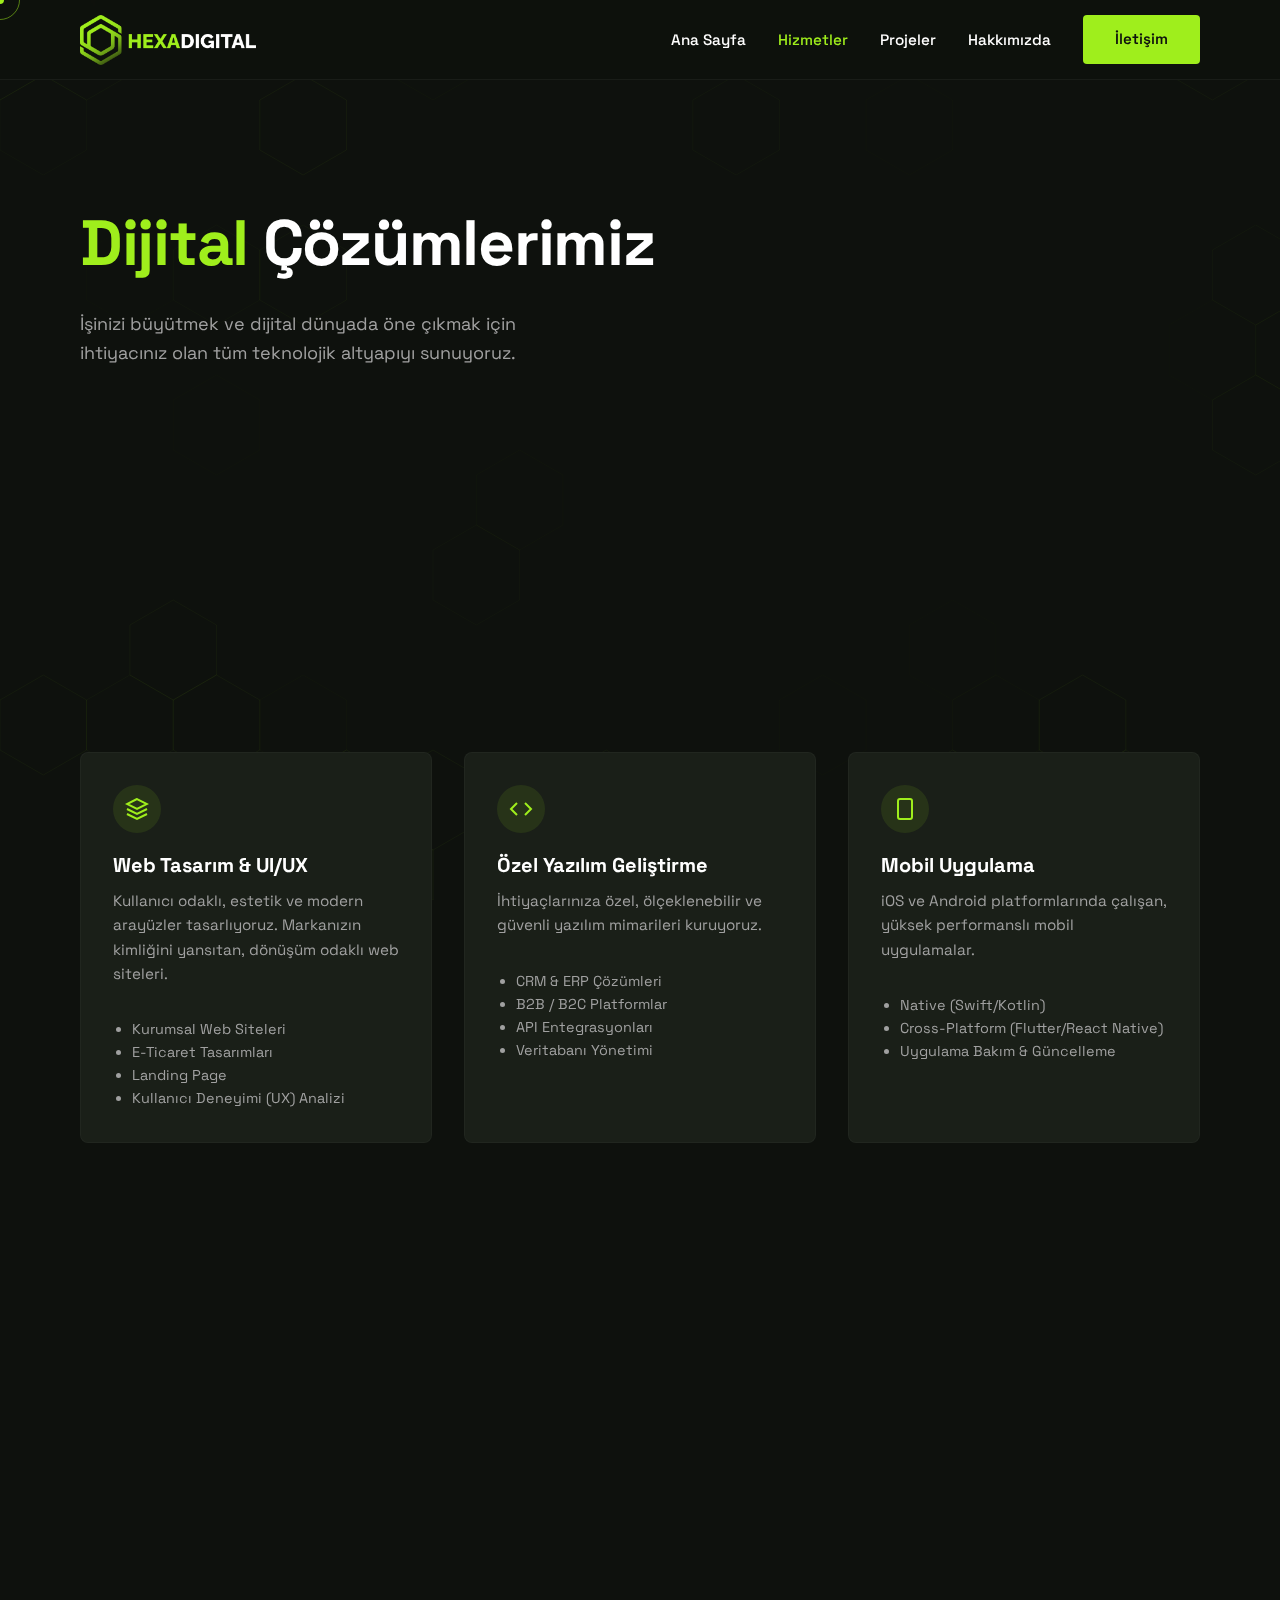
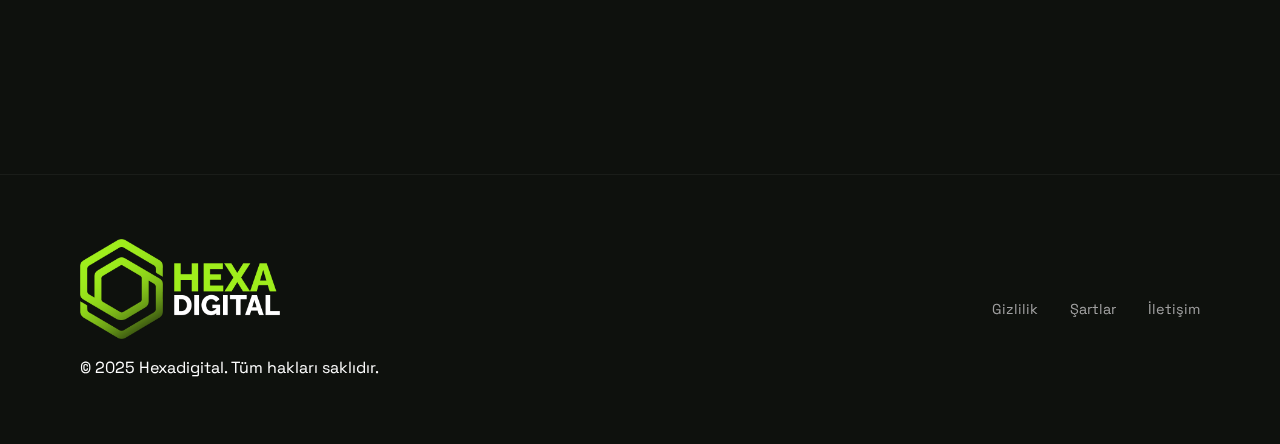
<file: services.html>
<!DOCTYPE html>
<html lang="tr">
<head>
    <meta charset="UTF-8">
    <meta name="viewport" content="width=device-width, initial-scale=1.0">
    <title>Hizmetlerimiz | Hexadigital</title>
    <meta name="description" content="Hexadigital hizmetleri: Web tasarım, yazılım geliştirme, mobil uygulama ve dijital pazarlama çözümleri.">
    
    <!-- Fonts -->
    <link rel="preconnect" href="https://fonts.googleapis.com">
    <link rel="preconnect" href="https://fonts.gstatic.com" crossorigin>
    <link href="https://fonts.googleapis.com/css2?family=Space+Grotesk:wght@300;400;500;600;700&display=swap" rel="stylesheet">
    
    <!-- Styles -->
    <link rel="stylesheet" href="css/variables.css">
    <link rel="stylesheet" href="css/reset.css">
    <link rel="stylesheet" href="css/layout.css">
    <link rel="stylesheet" href="css/components.css">
    <link rel="stylesheet" href="css/main.css">
</head>
<body>
    <!-- Preloader -->
    <div class="preloader">
        <div class="skeleton-header">
            <div class="skeleton-inner">
                <div class="skeleton-logo"></div>
                <div class="skeleton-nav">
                    <div class="skeleton-nav-item"></div>
                    <div class="skeleton-nav-item"></div>
                    <div class="skeleton-nav-item"></div>
                    <div class="skeleton-nav-item"></div>
                </div>
            </div>
        </div>
        <div class="skeleton-hero">
            <div class="skeleton-title"></div>
            <div class="skeleton-text"></div>
            <div class="skeleton-text" style="width: 30%"></div>
        </div>
    </div>

    <canvas id="hexa-bg"></canvas>

    <header class="header">
        <div class="container header__container">
            <a href="index.html" class="logo">
                <img src="assets/logohorizontal.png" alt="Hexadigital Logo">
            </a>
            <nav class="nav">
                <ul class="nav__list">
                    <li class="nav__item"><a href="index.html" class="nav__link">Ana Sayfa</a></li>
                    <li class="nav__item"><a href="services.html" class="nav__link" style="color: var(--color-primary);">Hizmetler</a></li>
                    <li class="nav__item"><a href="projects.html" class="nav__link">Projeler</a></li>
                    <li class="nav__item"><a href="about.html" class="nav__link">Hakkımızda</a></li>
                    <li class="nav__item"><a href="contact.html" class="nav__link btn btn--primary">İletişim</a></li>
                </ul>
            </nav>
            <button class="mobile-menu-btn" aria-label="Menüyü Aç">
                <span></span>
                <span></span>
            </button>
        </div>
    </header>

    <main>
        <section class="hero" style="min-height: 60vh;">
            <div class="container hero__container">
                <div class="hero__content reveal">
                    <h1 class="hero__title"><span class="text-highlight">Dijital</span> Çözümlerimiz</h1>
                    <p class="hero__description">
                        İşinizi büyütmek ve dijital dünyada öne çıkmak için ihtiyacınız olan tüm teknolojik altyapıyı sunuyoruz.
                    </p>
                </div>
            </div>
        </section>

        <section class="services">
            <div class="container">
                <div class="grid services__grid" style="grid-template-columns: repeat(auto-fit, minmax(350px, 1fr));">
                    
                    <article class="card service-card reveal reveal-delay-1">
                        <div class="card__icon">
                            <svg width="24" height="24" viewBox="0 0 24 24" fill="none" stroke="currentColor" stroke-width="2"><path d="M12 2L2 7l10 5 10-5-10-5zM2 17l10 5 10-5M2 12l10 5 10-5"/></svg>
                        </div>
                        <h3 class="card__title">Web Tasarım & UI/UX</h3>
                        <p class="card__text mb-2">Kullanıcı odaklı, estetik ve modern arayüzler tasarlıyoruz. Markanızın kimliğini yansıtan, dönüşüm odaklı web siteleri.</p>
                        <ul style="color: var(--color-text-muted); font-size: 0.9rem; list-style: disc; padding-left: 1.2rem;">
                            <li>Kurumsal Web Siteleri</li>
                            <li>E-Ticaret Tasarımları</li>
                            <li>Landing Page</li>
                            <li>Kullanıcı Deneyimi (UX) Analizi</li>
                        </ul>
                    </article>

                    <article class="card service-card reveal reveal-delay-2">
                        <div class="card__icon">
                            <svg width="24" height="24" viewBox="0 0 24 24" fill="none" stroke="currentColor" stroke-width="2"><polyline points="16 18 22 12 16 6"></polyline><polyline points="8 6 2 12 8 18"></polyline></svg>
                        </div>
                        <h3 class="card__title">Özel Yazılım Geliştirme</h3>
                        <p class="card__text mb-2">İhtiyaçlarınıza özel, ölçeklenebilir ve güvenli yazılım mimarileri kuruyoruz.</p>
                        <ul style="color: var(--color-text-muted); font-size: 0.9rem; list-style: disc; padding-left: 1.2rem;">
                            <li>CRM & ERP Çözümleri</li>
                            <li>B2B / B2C Platformlar</li>
                            <li>API Entegrasyonları</li>
                            <li>Veritabanı Yönetimi</li>
                        </ul>
                    </article>

                    <article class="card service-card reveal reveal-delay-3">
                        <div class="card__icon">
                            <svg width="24" height="24" viewBox="0 0 24 24" fill="none" stroke="currentColor" stroke-width="2"><rect x="5" y="2" width="14" height="20" rx="2" ry="2"></rect><line x1="12" y1="18" x2="12.01" y2="18"></line></svg>
                        </div>
                        <h3 class="card__title">Mobil Uygulama</h3>
                        <p class="card__text mb-2">iOS ve Android platformlarında çalışan, yüksek performanslı mobil uygulamalar.</p>
                        <ul style="color: var(--color-text-muted); font-size: 0.9rem; list-style: disc; padding-left: 1.2rem;">
                            <li>Native (Swift/Kotlin)</li>
                            <li>Cross-Platform (Flutter/React Native)</li>
                            <li>Uygulama Bakım & Güncelleme</li>
                        </ul>
                    </article>

                    <article class="card service-card reveal reveal-delay-1">
                        <div class="card__icon">
                            <svg width="24" height="24" viewBox="0 0 24 24" fill="none" stroke="currentColor" stroke-width="2"><path d="M21 16V8a2 2 0 0 0-1-1.73l-7-4a2 2 0 0 0-2 0l-7 4A2 2 0 0 0 3 8v8a2 2 0 0 0 1 1.73l7 4a2 2 0 0 0 2 0l7-4A2 2 0 0 0 21 16z"></path></svg>
                        </div>
                        <h3 class="card__title">Marka & Dijital Pazarlama</h3>
                        <p class="card__text mb-2">Markanızın dijital dünyadaki sesini güçlendiriyoruz.</p>
                        <ul style="color: var(--color-text-muted); font-size: 0.9rem; list-style: disc; padding-left: 1.2rem;">
                            <li>SEO (Arama Motoru Optimizasyonu)</li>
                            <li>Sosyal Medya Yönetimi</li>
                            <li>Kurumsal Kimlik Tasarımı</li>
                            <li>İçerik Stratejisi</li>
                        </ul>
                    </article>

                </div>
            </div>
        </section>
    </main>

    <footer class="footer">
        <div class="container footer__container">
            <div class="footer__brand">
                <img src="assets/logo.png" alt="Hexadigital" class="footer__logo">
                <p>&copy; 2025 Hexadigital. Tüm hakları saklıdır.</p>
            </div>
            <div class="footer__links">
                <a href="#">Gizlilik</a>
                <a href="#">Şartlar</a>
                <a href="contact.html">İletişim</a>
            </div>
        </div>
    </footer>

    <script type="module" src="js/main.js"></script>
</body>
</html>
</file>
<file: css/variables.css>
:root {
    /* Brand Colors */
    --color-primary: #9FEE1C;
    --color-bg: #0E110D;
    --color-bg-light: #1a1f18;
    --color-text: #ffffff;
    --color-text-muted: #a0a0a0;
    
    /* Typography */
    --font-main: 'Space Grotesk', sans-serif;
    
    /* Spacing */
    --spacing-xs: 0.5rem;
    --spacing-sm: 1rem;
    --spacing-md: 2rem;
    --spacing-lg: 4rem;
    --spacing-xl: 8rem;
    
    /* Layout */
    --container-width: 1200px;
    --header-height: 80px;
    
    /* Transitions */
    --transition-fast: 0.2s ease;
    --transition-normal: 0.3s ease;
}
</file>
<file: css/layout.css>
/* Layout */
.container {
    width: 90%;
    max-width: var(--container-width);
    margin: 0 auto;
    padding: 0 var(--spacing-sm);
}

/* Header */
.header {
    position: fixed;
    top: 0;
    left: 0;
    width: 100%;
    height: var(--header-height);
    z-index: 1000;
    background: rgba(14, 17, 13, 0.8);
    backdrop-filter: blur(10px);
    border-bottom: 1px solid rgba(255, 255, 255, 0.05);
}

.header__container {
    height: 100%;
    display: flex;
    align-items: center;
    justify-content: space-between;
}

.logo img {
    height: auto;
    max-height: 50px;
    width: auto;
    max-width: 200px;
}

.nav__list {
    display: flex;
    gap: var(--spacing-md);
    align-items: center;
}

.nav__link {
    font-weight: 500;
    font-size: 0.95rem;
    transition: color var(--transition-fast);
}

.nav__link:hover {
    color: var(--color-primary);
}

/* Mobile Menu Button */
.mobile-menu-btn {
    display: none;
    flex-direction: column;
    gap: 6px;
}

.mobile-menu-btn span {
    width: 24px;
    height: 2px;
    background-color: var(--color-text);
}

/* Sections */
section {
    padding: var(--spacing-xl) 0;
    position: relative;
}

.hero {
    min-height: 60vh; /* Standardized min-height for inner pages */
    display: flex;
    align-items: flex-start; /* Align content to top */
    padding-top: calc(var(--header-height) + var(--spacing-xl)); /* Consistent top spacing */
}

#home.hero {
    min-height: 100vh; /* Keep home hero full screen */
    align-items: flex-start; /* Align to top to match other pages */
}

.hero__content {
    max-width: 600px;
    position: relative;
    z-index: 10;
}

.grid {
    display: grid;
    gap: var(--spacing-md);
}

.services__grid {
    grid-template-columns: repeat(auto-fit, minmax(300px, 1fr));
    margin-top: var(--spacing-lg);
}

/* Footer */
.footer {
    padding: var(--spacing-lg) 0;
    border-top: 1px solid rgba(255, 255, 255, 0.05);
    margin-top: var(--spacing-xl);
}

.footer__container {
    display: flex;
    justify-content: space-between;
    align-items: center;
    flex-wrap: wrap;
    gap: var(--spacing-md);
}

.footer__brand {
    display: flex;
    flex-direction: column;
    gap: var(--spacing-sm);
}

.footer__logo {
    height: auto;
    width: auto;
    max-width: 200px; /* Safety cap */
}

.footer__links {
    display: flex;
    gap: var(--spacing-md);
}

.footer__links a {
    color: var(--color-text-muted);
    font-size: 0.9rem;
    transition: color var(--transition-fast);
}

.footer__links a:hover {
    color: var(--color-primary);
}

/* Responsive */
@media (max-width: 768px) {
    .nav {
        display: block;
        position: fixed;
        top: 0;
        right: 0;
        left: auto;
        width: 75%;
        max-width: 300px;
        height: 100vh;
        background: rgba(14, 17, 13, 0.98);
        padding: 80px var(--spacing-md) var(--spacing-md);
        box-shadow: -5px 0 20px rgba(0,0,0,0.5);
        transform: translateX(100%);
        transition: transform 0.3s cubic-bezier(0.4, 0.0, 0.2, 1);
        border-left: 1px solid rgba(255, 255, 255, 0.05);
    }
    
    .nav.active {
        transform: translateX(0);
    }

    .nav__list {
        flex-direction: column;
        align-items: flex-start;
        gap: var(--spacing-lg);
    }

    .nav__link {
        font-size: 1.1rem;
    }

    .mobile-menu-btn {
        display: flex;
        z-index: 1001;
    }
    
    .hero__title {
        font-size: 2.5rem;
    }
}
</file>
<file: css/components.css>
/* Typography Components */
.hero__title {
    font-size: 4rem;
    font-weight: 700;
    line-height: 1.1;
    margin-bottom: var(--spacing-md);
    letter-spacing: -0.02em;
}

.text-highlight {
    color: var(--color-primary);
}

.hero__description {
    font-size: 1.125rem;
    color: var(--color-text-muted);
    margin-bottom: var(--spacing-lg);
    max-width: 480px;
}

.section-header {
    text-align: center;
    margin-bottom: var(--spacing-lg);
}

.section-title {
    font-size: 2.5rem;
    margin-bottom: var(--spacing-xs);
}

.section-subtitle {
    color: var(--color-text-muted);
}

/* Buttons */
.btn {
    display: inline-flex;
    align-items: center;
    justify-content: center;
    padding: 0.8rem 2rem;
    border-radius: 4px;
    font-weight: 600;
    transition: all var(--transition-normal);
    font-size: 0.95rem;
}

.btn--primary {
    background-color: var(--color-primary);
    color: var(--color-bg);
}

.btn--primary:hover {
    background-color: #fff;
    transform: translateY(-2px);
    box-shadow: 0 4px 20px rgba(159, 238, 28, 0.2);
}

.btn--outline {
    border: 1px solid rgba(255, 255, 255, 0.2);
    color: var(--color-text);
    margin-left: var(--spacing-sm);
}

.btn--outline:hover {
    border-color: var(--color-text);
    background: rgba(255, 255, 255, 0.05);
}

/* Cards */
.card {
    background: var(--color-bg-light);
    padding: var(--spacing-md);
    border-radius: 8px;
    border: 1px solid rgba(255, 255, 255, 0.03);
    transition: transform var(--transition-normal), border-color var(--transition-normal);
}

.card:hover {
    transform: translateY(-5px);
    border-color: var(--color-primary);
}

.card__icon {
    color: var(--color-primary);
    margin-bottom: var(--spacing-sm);
    width: 48px;
    height: 48px;
    background: rgba(159, 238, 28, 0.1);
    display: flex;
    align-items: center;
    justify-content: center;
    border-radius: 50%;
}

.card__title {
    font-size: 1.25rem;
    margin-bottom: var(--spacing-xs);
}

.card__text {
    color: var(--color-text-muted);
    font-size: 0.95rem;
}

/* Canvas Background */
#hexa-bg {
    position: fixed;
    top: 0;
    left: 0;
    width: 100%;
    height: 100%;
    z-index: -1;
    opacity: 0.4;
    pointer-events: none;
}

/* Preloader */
.preloader {
    position: fixed;
    top: 0;
    left: 0;
    width: 100%;
    height: 100%;
    background-color: var(--color-bg);
    z-index: 9999;
    display: flex;
    flex-direction: column;
    /* justify-content: center; Removed to allow top-down layout */
    /* align-items: center; Removed */
    transition: opacity 0.5s ease, visibility 0.5s ease;
}

.preloader.fade-out {
    opacity: 0;
    visibility: hidden;
}

/* Skeleton Styles */
.skeleton-header {
    width: 100%;
    height: var(--header-height);
    border-bottom: 1px solid rgba(255,255,255,0.05);
    display: flex;
    justify-content: center;
    box-sizing: border-box;
}

.skeleton-inner {
    width: 90%;
    max-width: var(--container-width);
    height: 100%;
    display: flex;
    align-items: center;
    justify-content: space-between;
}

.skeleton-logo {
    width: 120px;
    height: 30px;
    background: rgba(255,255,255,0.05);
    border-radius: 4px;
}

.skeleton-nav {
    display: flex;
    gap: 30px;
}

.skeleton-nav-item {
    width: 80px;
    height: 15px;
    background: rgba(255,255,255,0.05);
    border-radius: 4px;
    display: none; /* Hide on mobile by default */
}

@media (min-width: 768px) {
    .skeleton-nav-item {
        display: block;
    }
}

.skeleton-hero {
    width: 90%;
    max-width: var(--container-width);
    margin: 0 auto;
    flex: 1;
    display: flex;
    flex-direction: column;
    justify-content: center;
    padding-bottom: 10vh;
}

.skeleton-title {
    width: 60%;
    height: 60px;
    background: rgba(255,255,255,0.05);
    margin-bottom: 20px;
    border-radius: 8px;
}

.skeleton-text {
    width: 40%;
    height: 20px;
    background: rgba(255,255,255,0.05);
    margin-bottom: 15px;
    border-radius: 4px;
}

/* Shimmer Animation */
.skeleton-logo, .skeleton-nav-item, .skeleton-title, .skeleton-text {
    position: relative;
    overflow: hidden;
}

.skeleton-logo::after, .skeleton-nav-item::after, .skeleton-title::after, .skeleton-text::after {
    content: "";
    position: absolute;
    top: 0;
    right: 0;
    bottom: 0;
    left: 0;
    transform: translateX(-100%);
    background-image: linear-gradient(
        90deg,
        rgba(255, 255, 255, 0) 0,
        rgba(255, 255, 255, 0.03) 20%,
        rgba(255, 255, 255, 0.06) 60%,
        rgba(255, 255, 255, 0)
    );
    animation: shimmer 1.5s infinite;
}

@keyframes shimmer {
    100% {
        transform: translateX(100%);
    }
}

/* Back to Top */
.back-to-top {
    position: fixed;
    bottom: 30px;
    right: 30px;
    width: 45px;
    height: 45px;
    background: var(--color-primary);
    color: var(--color-bg);
    border-radius: 50%;
    display: flex;
    align-items: center;
    justify-content: center;
    cursor: pointer;
    opacity: 0;
    visibility: hidden;
    transform: translateY(20px);
    transition: all 0.3s ease;
    z-index: 900;
    box-shadow: 0 4px 15px rgba(159, 238, 28, 0.3);
    border: none;
}

.back-to-top.visible {
    opacity: 1;
    visibility: visible;
    transform: translateY(0);
}

.back-to-top:hover {
    transform: translateY(-5px);
    background: #fff;
}
</file>
<file: css/main.css>
/* Global Utilities and Overrides */

/* Example: Text utilities */
.text-center {
    text-align: center;
}

.mb-1 { margin-bottom: var(--spacing-sm); }
.mb-2 { margin-bottom: var(--spacing-md); }
.mb-3 { margin-bottom: var(--spacing-lg); }

/* Selection Color */
::selection {
    background-color: var(--color-primary);
    color: var(--color-bg);
}

/* Animations */
.reveal {
    opacity: 0;
    transform: translateY(30px);
    transition: all 0.8s cubic-bezier(0.5, 0, 0, 1);
    will-change: opacity, transform;
}

.reveal.active {
    opacity: 1;
    transform: translateY(0);
}

.reveal-delay-1 { transition-delay: 0.1s; }
.reveal-delay-2 { transition-delay: 0.2s; }
.reveal-delay-3 { transition-delay: 0.3s; }

/* Custom Cursor */
.cursor-dot,
.cursor-outline {
    position: fixed;
    top: 0;
    left: 0;
    transform: translate(-50%, -50%);
    border-radius: 50%;
    z-index: 9999;
    pointer-events: none;
}

.cursor-dot {
    width: 8px;
    height: 8px;
    background-color: var(--color-primary);
}

.cursor-outline {
    width: 40px;
    height: 40px;
    border: 1px solid rgba(159, 238, 28, 0.5);
    transition: width 0.2s, height 0.2s, background-color 0.2s;
}

body:hover .cursor-outline.hovered {
    width: 60px;
    height: 60px;
    background-color: rgba(159, 238, 28, 0.1);
    border-color: transparent;
}

/* Hide default cursor on non-touch devices */
@media (pointer: fine) {
    body {
        cursor: none;
    }
    a, button, input, textarea, select {
        cursor: none;
    }
}

/* Tech Stack Marquee */
.tech-stack {
    padding: var(--spacing-lg) 0;
    background: var(--color-bg-light);
    border-top: 1px solid rgba(255,255,255,0.05);
    border-bottom: 1px solid rgba(255,255,255,0.05);
    overflow: hidden;
}

.tech-track {
    display: flex;
    gap: var(--spacing-xl);
    width: max-content;
    animation: scroll 30s linear infinite;
}

.tech-item {
    font-size: 1.5rem;
    font-weight: 600;
    color: var(--color-text-muted);
    display: flex;
    align-items: center;
    gap: 0.5rem;
}

@keyframes scroll {
    0% { transform: translateX(0); }
    100% { transform: translateX(-50%); }
}

/* Form Validation Styles */
.form-input.error, .form-textarea.error {
    border-color: #ff4444;
}

.error-message {
    color: #ff4444;
    font-size: 0.8rem;
    margin-top: 4px;
    display: none;
}

.form-group.has-error .error-message {
    display: block;
}

/* Enhanced Button Glow */
.btn--primary {
    position: relative;
    overflow: hidden;
}

.btn--primary::after {
    content: '';
    position: absolute;
    top: -50%;
    left: -50%;
    width: 200%;
    height: 200%;
    background: radial-gradient(circle, rgba(255,255,255,0.3) 0%, transparent 70%);
    transform: scale(0);
    transition: transform 0.6s;
    pointer-events: none;
}

.btn--primary:hover::after {
    transform: scale(1);
}
</file>
